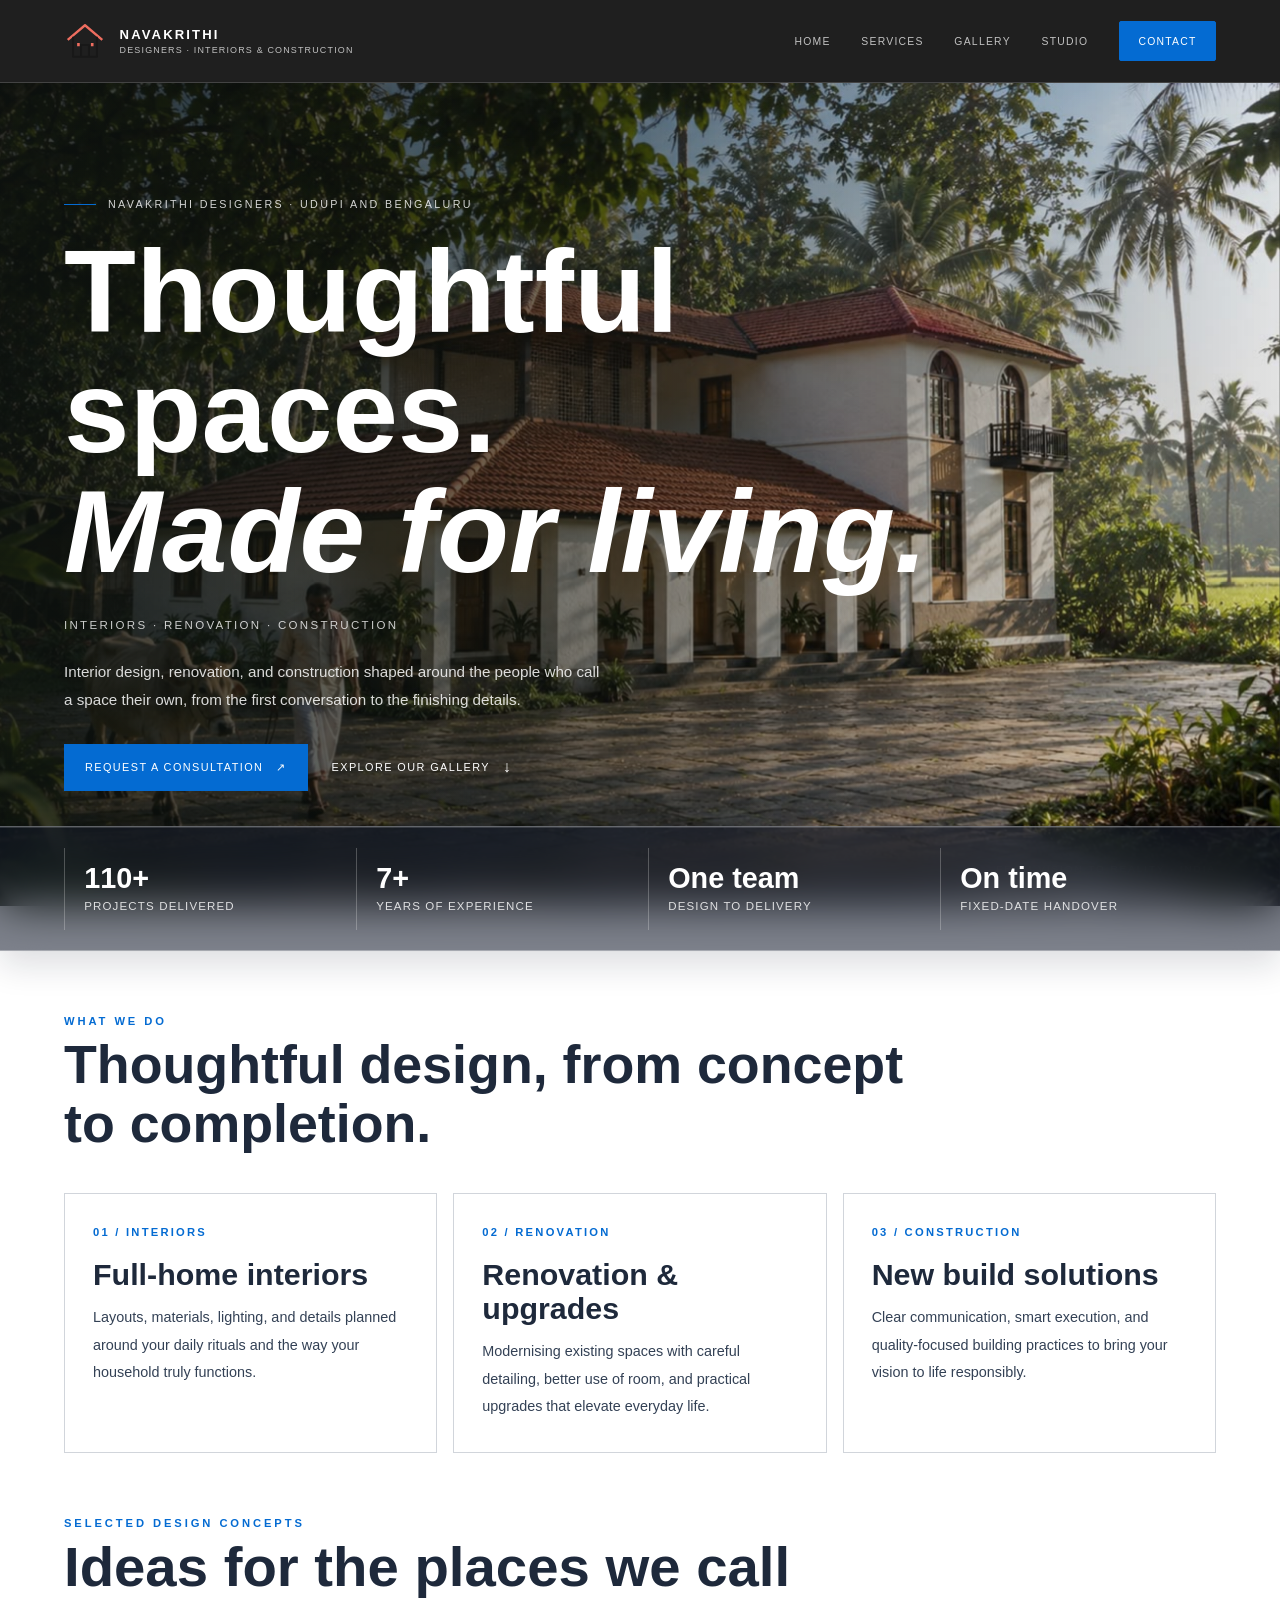
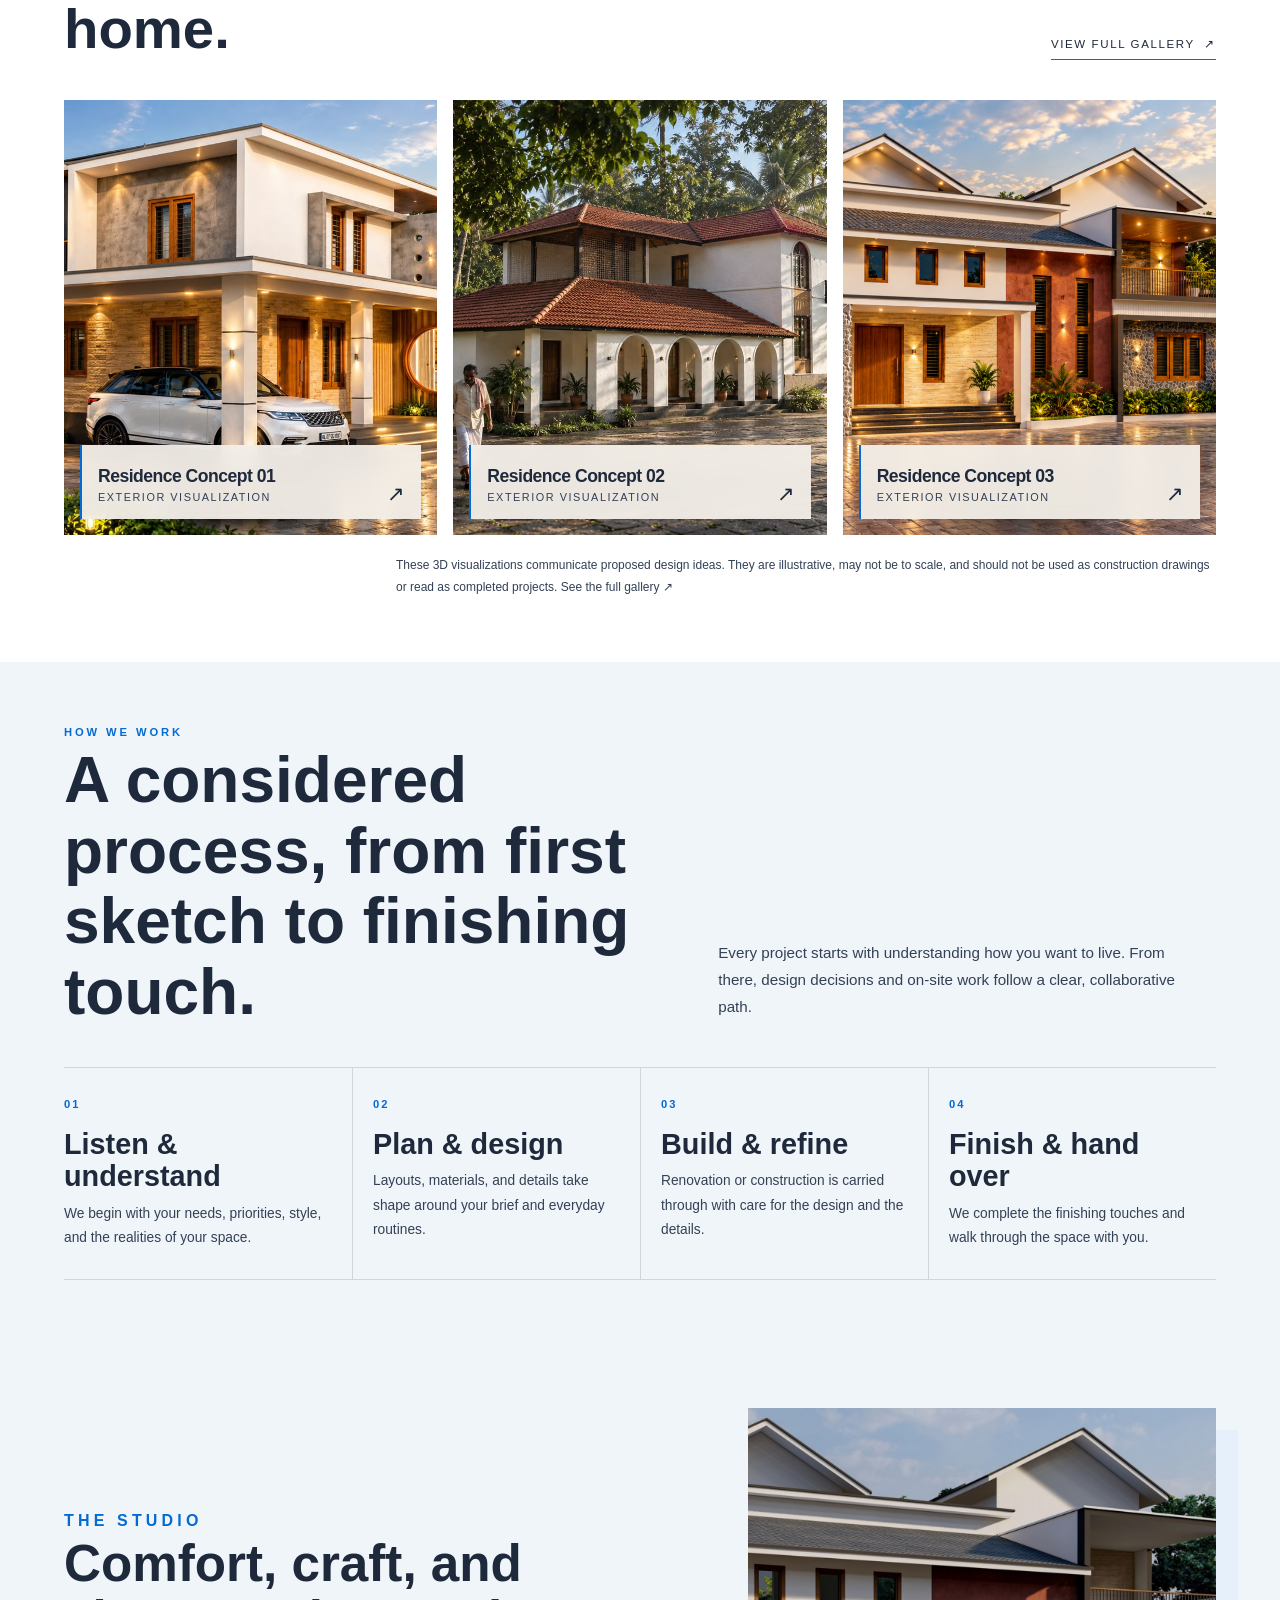
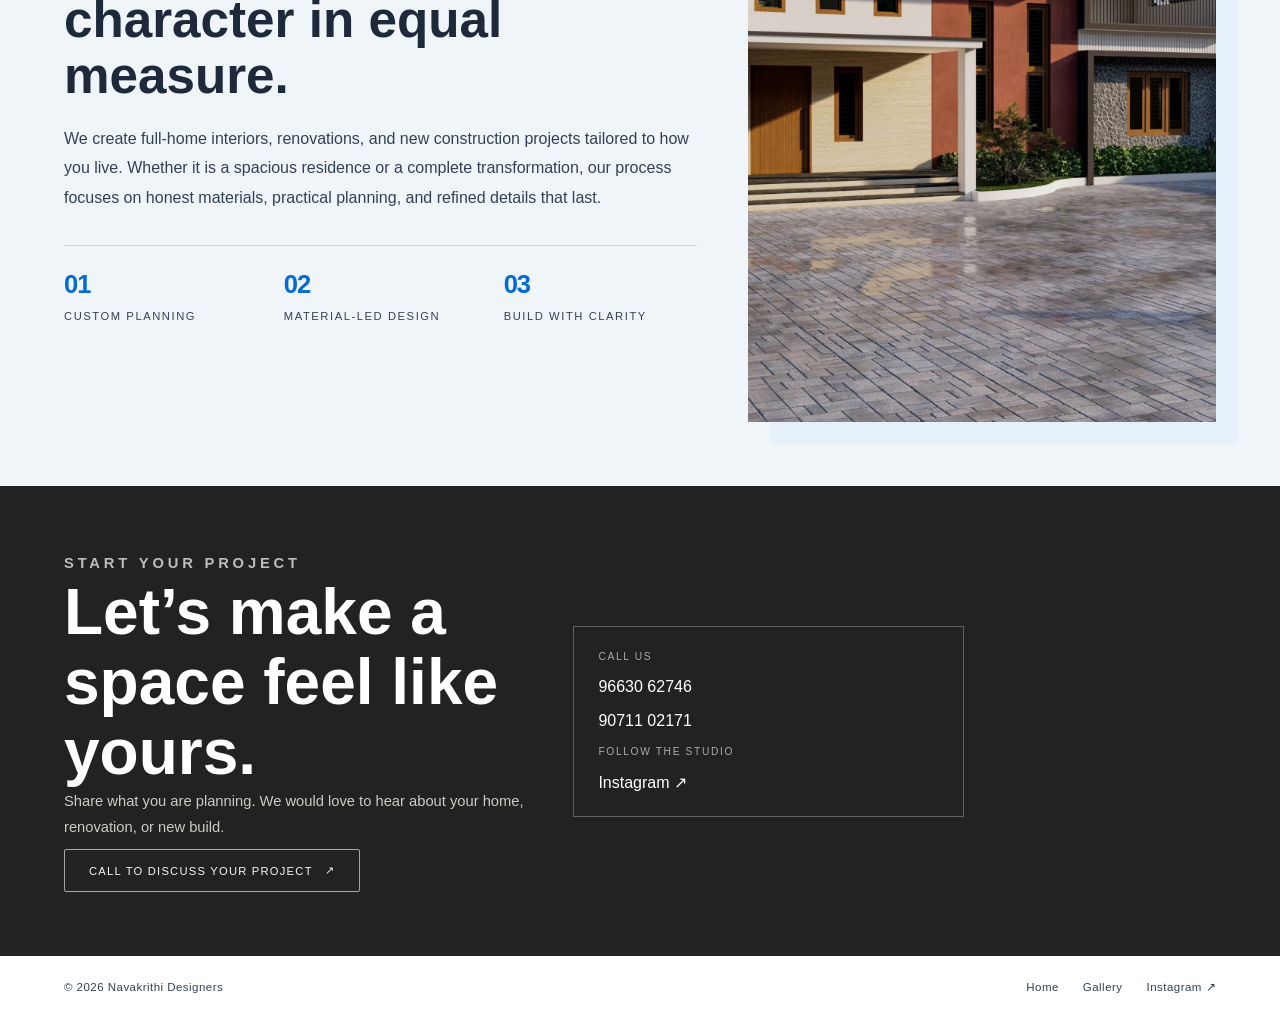
<file: index.html>
<!DOCTYPE html>
<html lang="en-IN">
<head>
  <meta charset="UTF-8">
  <meta name="viewport" content="width=device-width, initial-scale=1.0">
  <meta name="theme-color" content="#222222">
  <meta name="description" content="Navakrithi Designers brings together thoughtful interior design and practical construction, from vision to reality.">
  <title>Navakrithi Designers — Interiors &amp; Construction</title>
  <style>
    :root {
      color-scheme: light;
      --paper: #ffffff;
      --paper-strong: #f0f5fa;
      --ink: #1e293b;
      --muted: #334155;
      --line: #d1d5db;
      --accent: #046bd2;
      --accent-soft: #e6f0fa;
      --olive: #222222;
      --shadow: rgba(17, 24, 39, 0.08);
      --gutter: clamp(1.25rem, 5vw, 6rem);
      --section-space: clamp(2.25rem, 5vw, 4rem);
      --sans: -apple-system, BlinkMacSystemFont, "Helvetica Neue", Arial, sans-serif;
      --serif: var(--sans);
    }

    * { box-sizing: border-box; }
    html { scroll-behavior: smooth; }
    body {
      margin: 0;
      background: var(--paper);
      color: var(--ink);
      font-family: var(--sans);
      -webkit-font-smoothing: antialiased;
    }
    a { color: inherit; text-decoration: none; }
    img { display: block; width: 100%; object-fit: cover; }
    button { font: inherit; }
    .wrap { width: min(100% - var(--gutter) * 2, 1380px); margin-inline: auto; }

    .site-header {
      position: relative;
      z-index: 10;
      padding-top: 1.8rem;
    }
    .header-inner {
      display: flex;
      align-items: center;
      justify-content: space-between;
      gap: 1.25rem;
      padding-bottom: 1rem;
      border-bottom: 2px solid var(--accent);
    }
    .brand {
      display: inline-flex;
      align-items: center;
      gap: 0.75rem;
      letter-spacing: .04em;
      font-size: 0.88rem;
      font-weight: 700;
    }
    .brand-mark {
      width: 42px;
      height: 42px;
      flex: none;
      object-fit: contain;
    }
    .brand-name {
      font-size: clamp(0.8rem, 1vw, 1.2rem);
      font-weight: 700;
      letter-spacing: .12em;
    }
    .nav-links {
      display: flex;
      align-items: center;
      gap: clamp(1rem, 2vw, 2.5rem);
      font-size: 0.72rem;
      letter-spacing: 0.08em;
      text-transform: uppercase;
    }
    .nav-links a {
      color: var(--muted);
      transition: color 0.2s ease;
    }
    .nav-links a:hover { color: var(--ink); }
    .nav-links .nav-cta {
      display: inline-flex;
      align-items: center;
      padding: 0.85rem 1.4rem;
      background: var(--ink);
      color: #fff;
      border: 1px solid var(--ink);
    }
    .menu-toggle {
      display: none;
      border: 1px solid var(--ink);
      background: transparent;
      color: var(--ink);
      padding: 0.65rem 0.9rem;
      font-size: 0.72rem;
      letter-spacing: 0.12em;
      text-transform: uppercase;
      cursor: pointer;
    }

    .hero {
      padding-block: clamp(2.5rem, 6vw, 6rem);
    }
    .hero-inner {
      display: grid;
      place-items: center;
      gap: 1.2rem;
      text-align: center;
    }
    .hero-title {
      margin: 0;
      font-family: var(--sans);
      font-size: clamp(3rem, 7vw, 9rem);
      line-height: 0.9;
      letter-spacing: -0.05em;
      font-weight: 800;
      text-transform: uppercase;
    }
    .hero-subtitle {
      margin: 0;
      font-size: clamp(0.85rem, 1.2vw, 1.25rem);
      font-weight: 500;
      letter-spacing: 0.32em;
      text-transform: uppercase;
      color: var(--muted);
    }
    .hero-tagline {
      margin: 0.4rem 0 0;
      font-size: clamp(0.74rem, 1vw, 0.9rem);
      font-weight: 500;
      letter-spacing: 0.18em;
      text-transform: uppercase;
      color: var(--muted);
    }
    .hero-rule {
      width: min(100%, 1000px);
      height: 4px;
      background: var(--accent);
      margin: 0.2rem auto 0;
    }
    .hero-copy {
      width: min(100%, 1200px);
      margin-top: 2rem;
      display: grid;
      gap: 1.5rem;
      font-size: clamp(1rem, 1.45vw, 1.35rem);
      line-height: 1.7;
      color: var(--muted);
    }
    .hero-copy p {
      margin: 0;
      text-transform: uppercase;
      letter-spacing: 0.04em;
      text-align: left;
    }

    .gallery {
      padding-block: clamp(2rem, 6vw, 5.5rem);
    }
    .section-heading {
      display: flex;
      align-items: end;
      justify-content: space-between;
      gap: 1.5rem;
      margin-bottom: 2rem;
    }
    .section-label {
      margin: 0;
      color: var(--muted);
      font-size: 0.7rem;
      letter-spacing: 0.26em;
      text-transform: uppercase;
    }
    .section-heading h2 {
      margin: 0.45rem 0 0;
      font-family: var(--sans);
      font-size: clamp(2.2rem, 4.4vw, 4.4rem);
      line-height: 0.98;
      letter-spacing: -0.05em;
      font-weight: 800;
    }
    .section-link {
      display: inline-flex;
      align-items: center;
      gap: 0.6rem;
      font-size: 0.72rem;
      letter-spacing: 0.14em;
      text-transform: uppercase;
      color: var(--ink);
    }
    .gallery-grid {
      display: grid;
      grid-template-columns: 1.4fr 1fr;
      gap: 1.2rem;
    }
    .gallery-card {
      position: relative;
      overflow: hidden;
      background: #e7e0d9;
      box-shadow: 0 28px 45px var(--shadow);
    }
    .gallery-card.featured { min-height: 560px; }
    .gallery-card.tall { min-height: 560px; }
    .gallery-card img {
      height: 100%;
      transition: transform 0.5s ease;
    }
    .gallery-card:hover img { transform: scale(1.02); }
    .gallery-caption {
      position: absolute;
      left: 1.2rem;
      right: 1.2rem;
      bottom: 1.2rem;
      display: flex;
      justify-content: space-between;
      align-items: end;
      gap: 1rem;
      padding: 0.9rem 1rem;
      background: rgba(245, 241, 234, 0.9);
      backdrop-filter: blur(2px);
      color: var(--ink);
    }
    .gallery-caption strong {
      display: block;
      font-size: 1.1rem;
      font-weight: 700;
      letter-spacing: -0.03em;
    }
    .gallery-caption span {
      color: var(--muted);
      font-size: 0.68rem;
      letter-spacing: 0.14em;
      text-transform: uppercase;
    }
    .gallery-caption em {
      font-style: normal;
      font-size: 1.3rem;
      line-height: 1;
    }

    .story {
      padding-block: clamp(2rem, 5vw, 4.5rem);
    }
    .story-grid {
      display: grid;
      grid-template-columns: 1.15fr 0.85fr;
      gap: clamp(1.5rem, 4vw, 4rem);
      align-items: center;
    }
    .story-copy h2 {
      margin: 0 0 1.2rem;
      font-family: var(--sans);
      font-size: clamp(2.2rem, 4vw, 4rem);
      letter-spacing: -0.06em;
      line-height: 0.98;
    }
    .story-copy p {
      margin: 0;
      max-width: 630px;
      color: var(--muted);
      font-size: 1rem;
      line-height: 1.9;
    }
    .story-stats {
      display: flex;
      flex-wrap: wrap;
      gap: 1.66rem;
      margin-top: 2rem;
      padding-top: 1.5rem;
      border-top: 1px solid var(--line);
    }
    .stat {
      flex: 1 1 120px;
      min-width: 120px;
    }
    .stat strong {
      display: block;
      margin-bottom: 0.45rem;
      font-size: clamp(1.4rem, 2vw, 2rem);
      color: var(--accent);
      font-family: var(--serif);
      letter-spacing: -0.04em;
    }
    .stat span {
      color: var(--muted);
      font-size: 0.7rem;
      letter-spacing: 0.14em;
      text-transform: uppercase;
    }
    .story-image {
      min-height: 620px;
      box-shadow: 0 28px 45px var(--shadow);
      border: 1px solid rgba(24, 24, 24, 0.08);
    }

    .services {
      padding-block: clamp(2rem, 6vw, 5rem);
    }
    .service-grid {
      display: grid;
      grid-template-columns: repeat(3, minmax(0, 1fr));
      gap: 1.2rem;
      border-top: 1px solid var(--line);
      border-bottom: 1px solid var(--line);
      margin-top: 2rem;
    }
    .service {
      padding: 2rem 1.5rem 2.2rem;
    }
    .service + .service { border-left: 1px solid var(--line); }
    .service-number {
      color: var(--accent);
      font-size: 0.7rem;
      letter-spacing: 0.2em;
      text-transform: uppercase;
      font-weight: 700;
    }
    .service h3 {
      margin: 1.1rem 0 0.8rem;
      font-family: var(--serif);
      font-size: clamp(1.9rem, 2.2vw, 2.5rem);
      line-height: 0.95;
      letter-spacing: -0.04em;
      font-weight: 600;
    }
    .service p {
      margin: 0;
      color: var(--muted);
      font-size: 0.9rem;
      line-height: 1.9;
    }

    .contact {
      padding-block: clamp(3rem, 7vw, 6rem);
      background: var(--olive);
      color: #f9f5ee;
    }
    .contact-wrap {
      display: grid;
      justify-items: center;
      text-align: center;
      gap: 1rem;
    }
    .contact .section-label { color: rgba(255,255,255,0.7); }
    .contact h2 {
      margin: 0;
      max-width: 760px;
      font-size: clamp(2.4rem, 5vw, 5.2rem);
      line-height: 0.95;
      letter-spacing: -0.06em;
      font-weight: 700;
    }
    .contact p {
      margin: 0;
      color: rgba(249,245,238,0.8);
      font-size: 0.92rem;
      line-height: 1.8;
    }
    .contact-link {
      display: inline-flex;
      align-items: center;
      justify-content: center;
      gap: 0.75rem;
      margin-top: 0.5rem;
      padding: 0.9rem 1.5rem;
      border: 1px solid rgba(255,255,255,0.6);
      text-transform: uppercase;
      letter-spacing: 0.11em;
      font-size: 0.7rem;
      transition: background 0.2s ease, color 0.2s ease;
    }
    .contact-link:hover {
      background: #fff;
      color: var(--ink);
    }

    .site-footer {
      display: flex;
      align-items: center;
      justify-content: space-between;
      gap: 1rem;
      padding: 1.25rem 0 2.25rem;
      font-size: 0.72rem;
      letter-spacing: 0.09em;
      text-transform: uppercase;
      color: var(--muted);
    }
    .footer-links {
      display: flex;
      align-items: center;
      gap: 1.5rem;
    }

    @media (max-width: 840px) {
      .nav-links {
        position: absolute;
        top: calc(100% + 0.4rem);
        left: 0;
        right: 0;
        display: none;
        flex-direction: column;
        align-items: flex-start;
        gap: 0.7rem;
        padding: 1rem var(--gutter);
        background: rgba(245,241,234,0.98);
        border-top: 1px solid var(--line);
        border-bottom: 1px solid var(--line);
      }
      .nav-links.is-open { display: flex; }
      .menu-toggle { display: inline-flex; }
      .gallery-grid,
      .story-grid,
      .service-grid {
        grid-template-columns: 1fr;
      }
      .service + .service { border-left: none; border-top: 1px solid var(--line); }
      .story-image { min-height: 440px; }
      .site-footer {
        flex-direction: column;
        align-items: flex-start;
      }
    }

    .site-header {
      position: sticky;
      top: 0;
      width: 100%;
      margin: 0;
      padding-inline: var(--gutter);
      padding-top: 0;
      background: rgba(245, 241, 234, 0.94);
      backdrop-filter: blur(14px);
      border-bottom: 1px solid var(--line);
    }
    .header-inner {
      width: min(100%, 1380px);
      min-height: 82px;
      margin-inline: auto;
      padding-block: 0;
      border-bottom: 0;
    }
    .brand { gap: 0.85rem; }
    .brand-name {
      display: grid;
      gap: 0.2rem;
      font-size: 0.82rem;
      letter-spacing: 0.16em;
    }
    .brand-name span {
      color: var(--muted);
      font-size: 0.56rem;
      font-weight: 500;
      letter-spacing: 0.13em;
    }
    .nav-links {
      gap: clamp(1.2rem, 2.4vw, 2.5rem);
      font-size: 0.65rem;
      letter-spacing: 0.12em;
    }
    .nav-links .nav-cta {
      padding: 0.85rem 1.15rem;
      border-radius: 2px;
      background: var(--accent);
      border-color: var(--accent);
      color: #fff;
      transition: background 0.2s ease, transform 0.2s ease;
    }
    .nav-links .nav-cta:hover {
      background: var(--ink);
      border-color: var(--ink);
      color: #fff;
      transform: translateY(-2px);
    }
    .menu-toggle { border-radius: 2px; }

    .hero {
      position: relative;
      display: grid;
      align-items: center;
      min-height: min(720px, calc(100svh - 82px));
      padding: clamp(4rem, 9vw, 8rem) 0;
      overflow: hidden;
      color: #fff;
      background: #252923;
    }
    .hero-media, .hero-shade {
      position: absolute;
      inset: 0;
    }
    .hero-media img {
      height: 100%;
      object-position: center 54%;
      animation: hero-reveal 1.1s ease both;
    }
    .hero-shade {
      background: linear-gradient(90deg, rgba(15, 20, 17, 0.82) 0%, rgba(15, 20, 17, 0.58) 42%, rgba(15, 20, 17, 0.08) 100%);
    }
    .hero-inner {
      position: relative;
      z-index: 1;
      justify-items: start;
      gap: 1.3rem;
      width: 100%;
      margin-inline: 0;
      padding-inline: var(--gutter);
      text-align: left;
    }
    .hero-kicker {
      display: flex;
      align-items: center;
      gap: 0.75rem;
      margin: 0;
      color: rgba(255,255,255,0.82);
      font-size: 0.67rem;
      letter-spacing: 0.22em;
      text-transform: uppercase;
    }
    .hero-kicker::before {
      width: 32px;
      height: 1px;
      content: "";
      background: var(--accent);
    }
    .hero-title {
      max-width: 880px;
      font-family: var(--serif);
      font-size: clamp(4.3rem, 9.2vw, 9.5rem);
      line-height: 0.78;
      letter-spacing: -0.045em;
      font-weight: 500;
      text-transform: none;
    }
    .hero-title em {
      color: #8dbcf0;
      font-weight: 500;
    }
    .hero-subtitle {
      margin-top: 0.45rem;
      color: rgba(255,255,255,0.78);
      font-size: 0.72rem;
      letter-spacing: 0.2em;
    }
    .hero-tagline { display: none; }
    .hero-rule { display: none; }
    .hero-copy {
      width: min(100%, 540px);
      margin-top: 0.4rem;
      display: block;
      color: rgba(255,255,255,0.84);
      font-size: 0.95rem;
      line-height: 1.8;
    }
    .hero-copy p { display: none; }
    .hero-copy p:first-child {
      display: block;
      text-transform: none;
      letter-spacing: 0;
      text-align: left;
    }
    .hero-actions {
      display: flex;
      flex-wrap: wrap;
      align-items: center;
      gap: 1.5rem;
      margin-top: 0.6rem;
    }
    .hero-button, .hero-link {
      display: inline-flex;
      align-items: center;
      gap: 0.8rem;
      font-size: 0.68rem;
      letter-spacing: 0.13em;
      text-transform: uppercase;
    }
    .hero-button {
      padding: 1rem 1.25rem;
      background: var(--accent);
      border: 1px solid var(--accent);
      color: white;
      transition: background 0.2s ease, transform 0.2s ease;
    }
    .hero-button:hover {
      background: var(--ink);
      border-color: var(--ink);
      transform: translateY(-2px);
    }
    .hero-link { color: white; }
    .hero-link span { font-size: 1rem; }
    .hero-stamp {
      position: absolute;
      right: var(--gutter);
      bottom: 2rem;
      z-index: 1;
      color: rgba(255,255,255,0.82);
      font-size: 0.62rem;
      letter-spacing: 0.2em;
      text-transform: uppercase;
      writing-mode: vertical-rl;
    }

    .gallery { padding-block: clamp(5rem, 9vw, 8rem); }
    .section-heading { margin-bottom: 2.5rem; }
    .section-label { color: var(--accent); font-weight: 700; }
    .section-heading h2, .story-copy h2, .services > h2 {
      font-family: var(--serif);
      font-weight: 500;
      letter-spacing: -0.04em;
    }
    .section-heading h2 { max-width: 760px; line-height: 0.92; }
    .services > h2 {
      max-width: 850px;
      margin: 0.45rem 0 0;
      font-size: clamp(2.2rem, 4.2vw, 4rem);
      line-height: 0.92;
    }
    .project-disclaimer {
      max-width: 820px;
      margin: 1.25rem 0 0 auto;
      color: var(--muted);
      font-size: 0.75rem;
      line-height: 1.8;
    }
    .section-link {
      padding-bottom: 0.5rem;
      border-bottom: 1px solid var(--accent);
      white-space: nowrap;
    }
    .gallery-grid { gap: 1rem; }
    .gallery-card {
      min-height: 0 !important;
      height: clamp(360px, 46vw, 600px);
      box-shadow: none;
    }
    .gallery-card.tall { height: clamp(300px, 37vw, 480px); margin-top: 5rem; }
    .gallery-card img { height: 100%; }
    .gallery-caption {
      left: 1rem;
      right: 1rem;
      bottom: 1rem;
      border-left: 2px solid var(--accent);
      background: rgba(245, 241, 234, 0.94);
      backdrop-filter: blur(10px);
    }
    .story {
      max-width: none;
      width: 100%;
      padding: clamp(4rem, 8vw, 7rem) var(--gutter);
      background: var(--paper-strong);
    }
    .story-grid { width: min(100%, 1380px); margin-inline: auto; }
    .story-copy h2 { max-width: 650px; line-height: 0.9; }
    .story-copy p { line-height: 1.85; }
    .story-image {
      width: 100%;
      min-height: 0;
      height: clamp(400px, 48vw, 620px);
      object-position: center;
      box-shadow: 22px 22px 0 var(--accent-soft);
      border: 0;
    }
    .stat strong { color: var(--accent); }
    .services { padding-block: clamp(5rem, 9vw, 8rem); }
    .services > h2 { max-width: 850px; line-height: 0.92; }
    .service-grid {
      gap: 1rem;
      margin-top: 2.5rem;
      border: 0;
    }
    .service {
      min-height: 260px;
      padding: 1.75rem;
      border: 1px solid var(--line);
      background: rgba(255,255,255,0.34);
      transition: transform 0.25s ease, border-color 0.25s ease, background 0.25s ease;
    }
    .service:hover {
      transform: translateY(-5px);
      border-color: var(--accent);
      background: #fffaf4;
    }
    .service + .service { border-left: 1px solid var(--line); }
    .service h3 { color: var(--ink); }
    .contact {
      position: relative;
      overflow: hidden;
      background: var(--olive);
    }
    .contact::before {
      position: absolute;
      top: -8rem;
      right: -7rem;
      width: 24rem;
      height: 24rem;
      border: 1px solid rgba(255,255,255,0.12);
      border-radius: 50%;
      content: "";
      box-shadow: 0 0 0 2.5rem rgba(255,255,255,0.025), 0 0 0 5rem rgba(255,255,255,0.025);
    }
    .contact-wrap { position: relative; }
    .contact-link { border-radius: 2px; }
    .contact-phone {
      display: flex;
      flex-wrap: wrap;
      justify-content: center;
      gap: 1.5rem;
      margin-top: 0.8rem;
      color: rgba(249,245,238,0.82);
      font-size: 0.85rem;
    }
    .contact-phone a:hover { color: white; }
    .site-footer {
      padding-block: 1.5rem;
      text-transform: none;
      letter-spacing: 0.04em;
    }
    .footer-links a:hover { color: var(--accent); }
    @keyframes hero-reveal {
      from { transform: scale(1.04); opacity: 0.7; }
      to { transform: scale(1); opacity: 1; }
    }
    @media (max-width: 840px) {
      .site-header {
        width: 100%;
        margin: 0;
        padding-inline: var(--gutter);
      }
      .header-inner { min-height: 72px; }
      .nav-links {
        top: 100%;
        left: 0;
        right: 0;
        padding: 1.25rem var(--gutter);
        background: rgba(245,241,234,0.98);
        box-shadow: 0 18px 30px rgba(24,24,24,0.08);
      }
      .nav-links a { padding-block: 0.35rem; }
      .hero { min-height: 680px; min-height: min(760px, calc(100svh - 72px)); }
      .hero-title { font-size: clamp(4.5rem, 15vw, 7.5rem); }
      .hero-shade {
        background: linear-gradient(90deg, rgba(15,20,17,0.8), rgba(15,20,17,0.32)),
          linear-gradient(0deg, rgba(15,20,17,0.35), transparent 70%);
      }
      .gallery-card, .gallery-card.tall { height: min(78vw, 540px); margin-top: 0; }
      .story { padding-inline: var(--gutter); }
      .story-image { height: min(90vw, 540px); }
      .service { min-height: 0; }
      .service + .service { border-left: 0; border-top: 1px solid var(--line); }
    }
    @media (max-width: 520px) {
      .brand-mark { width: 38px; height: 38px; }
      .brand-name { font-size: 0.72rem; }
      .brand-name span { font-size: 0.48rem; }
      .hero { min-height: 690px; min-height: min(780px, calc(100svh - 72px)); }
      .hero-title { font-size: clamp(4rem, 17vw, 6rem); }
      .hero-subtitle { max-width: 260px; line-height: 1.8; }
      .hero-copy { font-size: 0.9rem; }
      .hero-stamp { display: none; }
      .section-heading { align-items: flex-start; flex-direction: column; }
      .section-link { margin-top: 0.25rem; }
      .gallery-card, .gallery-card.tall { height: 90vw; }
      .story-stats { gap: 1rem; }
      .contact-phone { flex-direction: column; gap: 0.5rem; }
      .footer-links { flex-wrap: wrap; }
    }
    @media (prefers-reduced-motion: reduce) {
      html { scroll-behavior: auto; }
      *, *::before, *::after { animation-duration: 0.01ms !important; transition-duration: 0.01ms !important; }
    }

    main { display: flex; flex-direction: column; }
    #services { order: 1; }
    #projects { order: 2; }
    #process { order: 3; }
    #about { order: 4; }
    #contact { order: 5; }

    .site-header {
      background: rgba(24, 24, 24, 0.97);
      border-bottom-color: rgba(255,255,255,0.16);
      color: #fff;
    }
    .brand-name span, .nav-links a { color: rgba(255,255,255,0.72); }
    .nav-links a:hover { color: #fff; }
    .nav-links .nav-cta { color: #fff; }
    .menu-toggle { border-color: rgba(255,255,255,0.6); color: #fff; }

    .hero { min-height: min(760px, calc(100svh - 82px)); }
    .hero-title { max-width: 940px; }
    .hero-title em { color: #8dbcf0; }
    .hero-subtitle { text-transform: uppercase; }
    .hero-stamp { writing-mode: horizontal-tb; }

    .proof-strip {
      position: relative;
      z-index: 2;
      margin-top: -5rem;
      padding-block: 1.3rem;
      border-block: 1px solid rgba(255,255,255,0.32);
      background: rgba(15,23,42,0.54);
      box-shadow: inset 0 1px rgba(255,255,255,0.14), 0 14px 32px rgba(15,23,42,0.14);
      -webkit-backdrop-filter: blur(22px) saturate(135%);
      backdrop-filter: blur(22px) saturate(135%);
      color: #fff;
    }
    .proof-inner {
      display: grid;
      grid-template-columns: repeat(4, minmax(0, 1fr));
      gap: 1rem;
    }
    .proof-item {
      display: flex;
      flex-direction: column;
      align-items: flex-start;
      justify-content: center;
      gap: 0.2rem;
      min-height: 82px;
      padding-inline: 1.2rem;
      border-left: 1px solid rgba(255,255,255,0.24);
    }
    .proof-item strong {
      color: #8dbcf0;
      font-family: var(--serif);
      font-size: 1.8rem;
      font-weight: 500;
    }
    .proof-item span {
      color: rgba(255,255,255,0.82);
      font-size: 0.72rem;
      letter-spacing: 0.1em;
      line-height: 1.5;
      text-transform: uppercase;
    }
    .proof-strip.is-visible { animation: proof-bar-in 650ms ease-out both; }
    .proof-strip.is-visible .proof-item { animation: proof-item-in 500ms ease-out both; }
    .proof-strip.is-visible .proof-item:nth-child(2) { animation-delay: 80ms; }
    .proof-strip.is-visible .proof-item:nth-child(3) { animation-delay: 160ms; }
    .proof-strip.is-visible .proof-item:nth-child(4) { animation-delay: 240ms; }
    @keyframes proof-bar-in {
      from { opacity: 0.65; transform: translateY(12px); }
      to { opacity: 1; transform: translateY(0); }
    }
    @keyframes proof-item-in {
      from { opacity: 0; transform: translateY(8px); }
      to { opacity: 1; transform: translateY(0); }
    }

    .gallery-grid {
      grid-template-columns: repeat(3, minmax(0, 1fr));
      gap: 1rem;
    }
    .gallery-card.featured, .gallery-card.tall {
      height: clamp(300px, 34vw, 470px);
      min-height: 0;
      margin-top: 0;
    }
    .gallery-card img { height: 100%; }
    .gallery-caption { min-height: 74px; }

    .process {
      padding-block: clamp(4rem, 8vw, 7rem);
      background: var(--paper-strong);
    }
    .process-intro {
      display: grid;
      grid-template-columns: 1fr 0.8fr;
      align-items: end;
      gap: 2rem;
      margin-bottom: 2.5rem;
    }
    .process-intro h2 {
      max-width: 720px;
      margin: 0.45rem 0 0;
      font-family: var(--serif);
      font-size: clamp(2.5rem, 5vw, 5rem);
      font-weight: 500;
      letter-spacing: -0.04em;
      line-height: 0.92;
    }
    .process-intro > p {
      max-width: 480px;
      margin: 0 0 0.4rem;
      color: var(--muted);
      font-size: 0.95rem;
      line-height: 1.8;
    }
    .process-grid {
      display: grid;
      grid-template-columns: repeat(4, minmax(0, 1fr));
      border-top: 1px solid var(--line);
      border-bottom: 1px solid var(--line);
    }
    .process-step { padding: 1.6rem 1.25rem 1.8rem 0; }
    .process-step + .process-step {
      padding-left: 1.25rem;
      border-left: 1px solid var(--line);
    }
    .process-step > span {
      color: var(--accent);
      font-size: 0.7rem;
      font-weight: 700;
      letter-spacing: 0.18em;
    }
    .process-step h3 {
      margin: 1rem 0 0.6rem;
      font-family: var(--serif);
      font-size: 1.8rem;
      font-weight: 600;
      line-height: 1;
    }
    .process-step p {
      margin: 0;
      color: var(--muted);
      font-size: 0.86rem;
      line-height: 1.75;
    }

    .contact-grid {
      display: grid;
      grid-template-columns: 1.1fr 0.9fr;
      align-items: center;
      gap: 2rem;
      width: min(100%, 900px);
    }
    .contact-wrap { justify-items: start; text-align: left; }
    .contact h2 { max-width: 650px; }
    .contact-details {
      display: grid;
      gap: 1rem;
      width: 100%;
      padding: 1.5rem;
      border: 1px solid rgba(255,255,255,0.28);
      text-align: left;
    }
    .contact-details span {
      color: rgba(249,245,238,0.65);
      font-size: 0.64rem;
      letter-spacing: 0.16em;
      text-transform: uppercase;
    }
    .contact-details a {
      width: fit-content;
      color: #fff;
      font-size: 1rem;
    }
    .contact-details a:hover { color: #8dbcf0; }
    .contact::before { display: none; }

    @media (max-width: 840px) {
      .nav-links {
        background: #222222;
        border-color: rgba(255,255,255,0.18);
      }
      .proof-inner { grid-template-columns: repeat(2, minmax(0, 1fr)); gap: 0; }
      .proof-item { padding-block: 0.5rem; }
      .gallery-grid { grid-template-columns: 1fr 1fr; }
      .gallery-card:last-child { grid-column: 1 / -1; }
      .process-intro { grid-template-columns: 1fr; }
      .process-grid { grid-template-columns: 1fr 1fr; }
      .process-step:nth-child(3) { border-left: 0; padding-left: 0; border-top: 1px solid var(--line); }
      .process-step:nth-child(4) { border-top: 1px solid var(--line); }
      .contact-grid { grid-template-columns: 1fr; }
    }
    @media (max-width: 520px) {
      .gallery-grid, .process-grid { grid-template-columns: 1fr; }
      .proof-inner { grid-template-columns: 1fr; }
      .gallery-card:last-child { grid-column: auto; }
      .process-step, .process-step + .process-step,
      .process-step:nth-child(3), .process-step:nth-child(4) {
        padding: 1.35rem 0;
        border-left: 0;
      }
      .process-step + .process-step { border-top: 1px solid var(--line); }
      .contact-details { padding: 1.2rem; }
      .hero { min-height: min(600px, calc(100svh - 72px)); padding-block: 2.5rem; }
      .hero-inner { gap: 0.85rem; }
      .hero-title { font-size: clamp(2.25rem, 8.5vw, 3rem); line-height: 1.04; letter-spacing: 0; }
      .hero-kicker { font-size: 0.62rem; letter-spacing: 0.12em; }
      .hero-subtitle { margin-top: 0; font-size: 0.68rem; letter-spacing: 0.08em; line-height: 1.5; }
      .hero-copy { margin-top: 0; line-height: 1.65; }
      .hero-actions { gap: 0.75rem 1rem; margin-top: 0.2rem; }
      .proof-strip { padding-block: 0.75rem; }
      .proof-inner { grid-template-columns: repeat(2, minmax(0, 1fr)); gap: 0; }
      .proof-item { min-height: 68px; padding: 0.45rem 0.65rem; }
      .proof-item:nth-child(even) { border-right: 1px solid rgba(255,255,255,0.24); }
      .proof-item:nth-child(n+3) { border-top: 1px solid rgba(255,255,255,0.24); }
      .proof-item strong { font-size: 1.5rem; }
      .proof-item span { font-size: 0.63rem; letter-spacing: 0.04em; line-height: 1.4; }
      .gallery, .services, .story, .process { padding-block: 2.25rem; }
      .section-heading { gap: 0.75rem; margin-bottom: 1.35rem; }
      .section-heading h2, .story-copy h2, .services > h2,
      .process-intro h2, .contact h2 {
        font-size: clamp(1.9rem, 7vw, 2.4rem);
        line-height: 1.08;
        letter-spacing: 0;
      }
      .gallery-grid { gap: 0.8rem; }
      .gallery-card, .gallery-card.tall { height: min(75vw, 340px); }
      .gallery-caption { left: 0.6rem; right: 0.6rem; bottom: 0.6rem; gap: 0.5rem; padding: 0.65rem; }
      .gallery-caption strong { font-size: 0.95rem; }
      .gallery-caption span { font-size: 0.6rem; letter-spacing: 0.08em; }
      .story-grid, .contact-grid { gap: 1.25rem; }
      .story-image { height: min(75vw, 360px); }
      .story-stats { gap: 0.75rem; margin-top: 1.25rem; padding-top: 1rem; }
      .stat { flex-basis: 95px; min-width: 95px; }
      .service-grid { gap: 0.7rem; margin-top: 1.4rem; }
      .service { padding: 1.2rem; }
      .service h3 { font-size: 1.55rem; line-height: 1.08; letter-spacing: 0; }
      .service p, .contact p { font-size: 0.87rem; line-height: 1.6; }
      .process-intro { gap: 0.75rem; margin-bottom: 1.35rem; }
      .process-step h3 { font-size: 1.45rem; line-height: 1.08; letter-spacing: 0; }
      .contact-details { gap: 0.75rem; padding: 1rem; }
      .site-footer { gap: 0.75rem; padding-block: 1rem 1.4rem; }
      .footer-links { gap: 0.9rem; }
    }

    .gallery, .services, .story, .process, .contact { padding-block: var(--section-space); }
    #services { padding-block-end: clamp(1.5rem, 2.5vw, 2.5rem); }
    #projects { padding-block-start: clamp(1.5rem, 2.5vw, 2.5rem); }

    .section-label { color: var(--accent); font-weight: 600; }
    .story-copy > p.section-label { color: var(--accent); }
    .section-heading h2,
    .story-copy h2,
    .services > h2,
    .process-intro h2,
    .contact h2 {
      color: var(--ink);
      font-family: var(--sans);
      font-weight: 600;
      letter-spacing: 0;
      line-height: 1.1;
    }
    .contact h2 { color: #fff; }
    .hero-title { font-weight: 600; letter-spacing: 0; line-height: 1.02; }
    .hero-title em { color: inherit; font-weight: 600; }
    .proof-item strong { color: #fff; font-family: var(--sans); font-weight: 600; letter-spacing: 0; }
    .service h3, .process-step h3 { font-family: var(--sans); font-weight: 600; letter-spacing: 0; line-height: 1.12; }
    #services {
      padding-block-start: var(--section-space);
      padding-block-end: clamp(1.5rem, 2.5vw, 2.5rem);
    }
    #projects { padding-block-start: clamp(1.5rem, 2.5vw, 2.5rem); }
  </style>
</head>
<body>
  <header class="site-header wrap">
    <div class="header-inner">
      <a class="brand" href="index.html" aria-label="Navakrithi home">
        <img class="brand-mark" src="assets/navakrithi-mark.svg" alt="" aria-hidden="true">
        <span class="brand-name">NAVAKRITHI<span>DESIGNERS · INTERIORS &amp; CONSTRUCTION</span></span>
      </a>
      <button class="menu-toggle" type="button" aria-expanded="false" aria-controls="site-navigation">Menu</button>
      <nav class="nav-links" id="site-navigation" aria-label="Main navigation">
        <a href="index.html" aria-current="page">Home</a>
        <a href="services.html">Services</a>
        <a href="gallery.html">Gallery</a>
        <a href="studio.html">Studio</a>
        <a class="nav-cta" href="contact.html">Contact</a>
      </nav>
    </div>
  </header>

  <main>
    <section class="hero" id="home">
      <div class="hero-media" aria-hidden="true">
        <img src="assets/Home.jpeg" alt="">
      </div>
      <div class="hero-shade" aria-hidden="true"></div>
      <div class="hero-inner">
        <p class="hero-kicker">Navakrithi Designers · Udupi and Bengaluru</p>
        <h1 class="hero-title">Thoughtful spaces.<br><em>Made for living.</em></h1>
        <p class="hero-subtitle">Interiors · Renovation · Construction</p>

        <div class="hero-copy">
          <p>Interior design, renovation, and construction shaped around the people who call a space their own, from the first conversation to the finishing details.</p>
        </div>
        <div class="hero-actions">
          <a class="hero-button" href="contact.html">Request a consultation <span aria-hidden="true">↗</span></a>
          <a class="hero-link" href="gallery.html">Explore our gallery <span aria-hidden="true">↓</span></a>
        </div>
      </div>
      <span class="hero-stamp">From vision to reality · India</span>
    </section>

    <section class="proof-strip" aria-label="Navakrithi project experience">
      <div class="wrap proof-inner">
        <div class="proof-item"><strong data-count="110">110+</strong><span>Projects delivered</span></div>
        <div class="proof-item"><strong data-count="7">7+</strong><span>Years of experience</span></div>
        <div class="proof-item"><strong>One team</strong><span>Design to delivery</span></div>
        <div class="proof-item"><strong>On time</strong><span>Fixed-date handover</span></div>
      </div>
    </section>

    <section class="gallery wrap" id="projects">
      <div class="section-heading">
        <div>
          <p class="section-label">Selected design concepts</p>
          <h2>Ideas for the places we call home.</h2>
        </div>
        <a class="section-link" href="gallery.html">View full gallery <span aria-hidden="true">↗</span></a>
      </div>

      <div class="gallery-grid">
        <article class="gallery-card featured">
          <img src="assets/EL1.jpeg" alt="Contemporary two-storey home exterior rendering with a stone facade and landscaped entry">
          <div class="gallery-caption">
            <div>
              <strong>Residence Concept 01</strong>
              <span>Exterior visualization</span>
            </div>
            <em>↗</em>
          </div>
        </article>

        <article class="gallery-card tall">
          <img src="assets/Home.jpeg" alt="Exterior visualisation of a contemporary residence">
          <div class="gallery-caption">
            <div>
              <strong>Residence Concept 02</strong>
              <span>Exterior visualization</span>
            </div>
            <em>↗</em>
          </div>
        </article>
        <article class="gallery-card featured">
          <img src="assets/navakriti-house-2.png" alt="Contemporary residence exterior rendering with warm materials and evening lighting">
          <div class="gallery-caption">
            <div>
              <strong>Residence Concept 03</strong>
              <span>Exterior visualization</span>
            </div>
            <em>↗</em>
          </div>
        </article>
      </div>
      <p class="project-disclaimer">These 3D visualizations communicate proposed design ideas. They are illustrative, may not be to scale, and should not be used as construction drawings or read as completed projects. <a href="gallery.html">See the full gallery ↗</a></p>
    </section>

    <section class="process" id="process">
      <div class="wrap">
        <div class="process-intro">
          <div>
            <p class="section-label">How we work</p>
            <h2>A considered process, from first sketch to finishing touch.</h2>
          </div>
          <p>Every project starts with understanding how you want to live. From there, design decisions and on-site work follow a clear, collaborative path.</p>
        </div>
        <div class="process-grid">
          <article class="process-step"><span>01</span><h3>Listen &amp; understand</h3><p>We begin with your needs, priorities, style, and the realities of your space.</p></article>
          <article class="process-step"><span>02</span><h3>Plan &amp; design</h3><p>Layouts, materials, and details take shape around your brief and everyday routines.</p></article>
          <article class="process-step"><span>03</span><h3>Build &amp; refine</h3><p>Renovation or construction is carried through with care for the design and the details.</p></article>
          <article class="process-step"><span>04</span><h3>Finish &amp; hand over</h3><p>We complete the finishing touches and walk through the space with you.</p></article>
        </div>
      </div>
    </section>

    <section class="story wrap" id="about">
      <div class="story-grid">
        <div class="story-copy">
          <p class="section-label">The studio</p>
          <h2>Comfort, craft, and character in equal measure.</h2>
          <p>We create full-home interiors, renovations, and new construction projects tailored to how you live. Whether it is a spacious residence or a complete transformation, our process focuses on honest materials, practical planning, and refined details that last.</p>
          <div class="story-stats">
            <div class="stat"><strong>01</strong><span>Custom planning</span></div>
            <div class="stat"><strong>02</strong><span>Material-led design</span></div>
            <div class="stat"><strong>03</strong><span>Build with clarity</span></div>
          </div>
        </div>
        <img class="story-image" src="assets/navakriti-house-1.png" alt="Daylight exterior visualization of a contemporary residence">
      </div>
    </section>

    <section class="services wrap" id="services">
      <p class="section-label">What we do</p>
      <h2>Thoughtful design, from concept to completion.</h2>
      <div class="service-grid">
        <article class="service">
          <span class="service-number">01 / Interiors</span>
          <h3>Full-home interiors</h3>
          <p>Layouts, materials, lighting, and details planned around your daily rituals and the way your household truly functions.</p>
        </article>
        <article class="service">
          <span class="service-number">02 / Renovation</span>
          <h3>Renovation &amp; upgrades</h3>
          <p>Modernising existing spaces with careful detailing, better use of room, and practical upgrades that elevate everyday life.</p>
        </article>
        <article class="service">
          <span class="service-number">03 / Construction</span>
          <h3>New build solutions</h3>
          <p>Clear communication, smart execution, and quality-focused building practices to bring your vision to life responsibly.</p>
        </article>
      </div>
    </section>

    <section class="contact" id="contact">
      <div class="wrap contact-wrap">
        <div class="contact-grid">
          <div>
            <p class="section-label">Start your project</p>
            <h2>Let’s make a space feel like yours.</h2>
            <p>Share what you are planning. We would love to hear about your home, renovation, or new build.</p>
            <a class="contact-link" href="tel:9663062746">Call to discuss your project <span aria-hidden="true">↗</span></a>
          </div>
          <div class="contact-details" aria-label="Contact Navakrithi Designers">
            <span>Call us</span>
            <a href="tel:9663062746">96630 62746</a>
            <a href="tel:9071102171">90711 02171</a>
            <span>Follow the studio</span>
            <a href="https://www.instagram.com/navakrithi__designers?stkn=MTNkdHJxY2lubnRlMA==" target="_blank" rel="noreferrer">Instagram ↗</a>
          </div>
        </div>
      </div>
    </section>
  </main>

  <footer class="site-footer wrap">
    <span>© <span id="year">2026</span> Navakrithi Designers</span>
    <div class="footer-links">
      <a href="index.html">Home</a>
      <a href="gallery.html">Gallery</a>
      <a href="https://www.instagram.com/navakrithi__designers?stkn=MTNkdHJxY2lubnRlMA==" target="_blank" rel="noreferrer">Instagram ↗</a>
    </div>
  </footer>

  <script>
    const toggle = document.querySelector('.menu-toggle');
    const nav = document.querySelector('.nav-links');

    if (toggle && nav) {
      toggle.addEventListener('click', () => {
        const expanded = toggle.getAttribute('aria-expanded') === 'true';
        toggle.setAttribute('aria-expanded', String(!expanded));
        nav.classList.toggle('is-open', !expanded);
      });

      nav.addEventListener('click', (event) => {
        if (event.target.closest('a')) {
          nav.classList.remove('is-open');
          toggle.setAttribute('aria-expanded', 'false');
        }
      });
    }

    const year = document.getElementById('year');
    if (year) year.textContent = new Date().getFullYear();

    const proofStrip = document.querySelector('.proof-strip');
    if (proofStrip) {
      const prefersReducedMotion = window.matchMedia('(prefers-reduced-motion: reduce)').matches;
      const revealProof = () => {
        proofStrip.classList.add('is-visible');
        if (prefersReducedMotion) return;

        proofStrip.querySelectorAll('[data-count]').forEach((counter) => {
          const target = Number(counter.dataset.count);
          const suffix = counter.textContent.replace(/^\d+/, '');
          const startTime = performance.now();
          const duration = 900;
          const updateCount = (now) => {
            const progress = Math.min((now - startTime) / duration, 1);
            const eased = 1 - Math.pow(1 - progress, 3);
            counter.textContent = `${Math.round(target * eased)}${suffix}`;
            if (progress < 1) requestAnimationFrame(updateCount);
          };
          requestAnimationFrame(updateCount);
        });
      };

      if ('IntersectionObserver' in window) {
        const proofObserver = new IntersectionObserver((entries) => {
          if (entries.some((entry) => entry.isIntersecting)) {
            revealProof();
            proofObserver.disconnect();
          }
        }, { threshold: 0.25 });
        proofObserver.observe(proofStrip);
      } else {
        revealProof();
      }
    }
  </script>
</body>
</html>
</file>
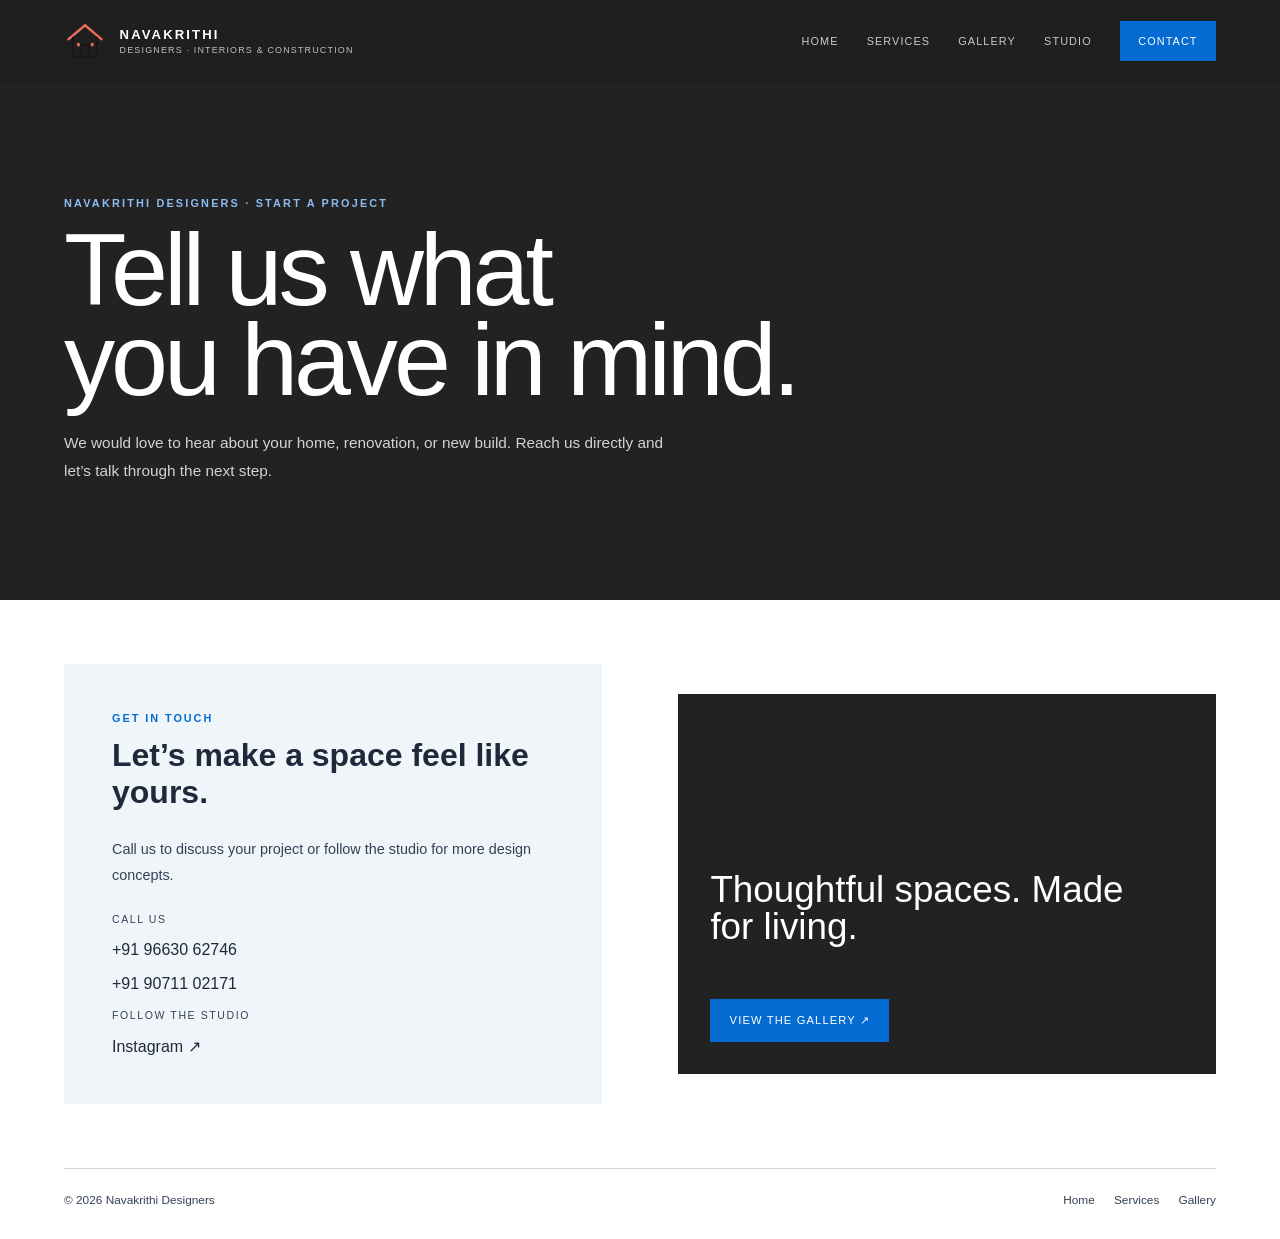
<file: contact.html>
<!DOCTYPE html>
<html lang="en-IN">
<head>
  <meta charset="UTF-8"><meta name="viewport" content="width=device-width, initial-scale=1"><meta name="theme-color" content="#222222">
  <meta name="description" content="Contact Navakrithi Designers to discuss an interior, renovation, or construction project.">
  <title>Contact | Navakrithi Designers</title>
  <link rel="stylesheet" href="subpages.css">
</head>
<body>
  <header class="site-header"><div class="header-inner">
    <a class="brand" href="index.html" aria-label="Navakrithi home"><img class="brand-mark" src="assets/navakrithi-mark.svg" alt=""><span class="brand-name">NAVAKRITHI<span>DESIGNERS · INTERIORS &amp; CONSTRUCTION</span></span></a>
    <button class="menu-toggle" type="button" aria-expanded="false" aria-controls="site-navigation">Menu</button>
    <nav class="nav-links" id="site-navigation" aria-label="Main navigation"><a href="index.html">Home</a><a href="services.html">Services</a><a href="gallery.html">Gallery</a><a href="studio.html">Studio</a><a class="nav-cta" href="contact.html" aria-current="page">Contact</a></nav>
  </div></header>
  <main>
    <section class="page-hero"><div class="wrap"><p class="eyebrow">Navakrithi Designers · Start a project</p><h1>Tell us what<br>you have in mind.</h1><p>We would love to hear about your home, renovation, or new build. Reach us directly and let’s talk through the next step.</p></div></section>
    <section class="page-content wrap"><div class="contact-grid">
      <div class="contact-panel"><p class="section-kicker">Get in touch</p><h2>Let’s make a space feel like yours.</h2><p class="body-copy">Call us to discuss your project or follow the studio for more design concepts.</p><div class="contact-list"><span class="contact-label">Call us</span><a href="tel:+919663062746">+91 96630 62746</a><a href="tel:+919071102171">+91 90711 02171</a><span class="contact-label">Follow the studio</span><a href="https://www.instagram.com/navakrithi__designers?stkn=MTNkdHJxY2lubnRlMA==" target="_blank" rel="noreferrer">Instagram ↗</a></div></div>
      <div class="contact-visual"><p>Thoughtful spaces. Made for living.</p><a class="button-link" href="gallery.html">View the gallery ↗</a></div>
    </div></section>
  </main>
  <footer class="site-footer wrap"><span>© <span data-year>2026</span> Navakrithi Designers</span><div class="footer-links"><a href="index.html">Home</a><a href="services.html">Services</a><a href="gallery.html">Gallery</a></div></footer>
  <script src="subpages.js"></script>
</body>
</html>
</file>
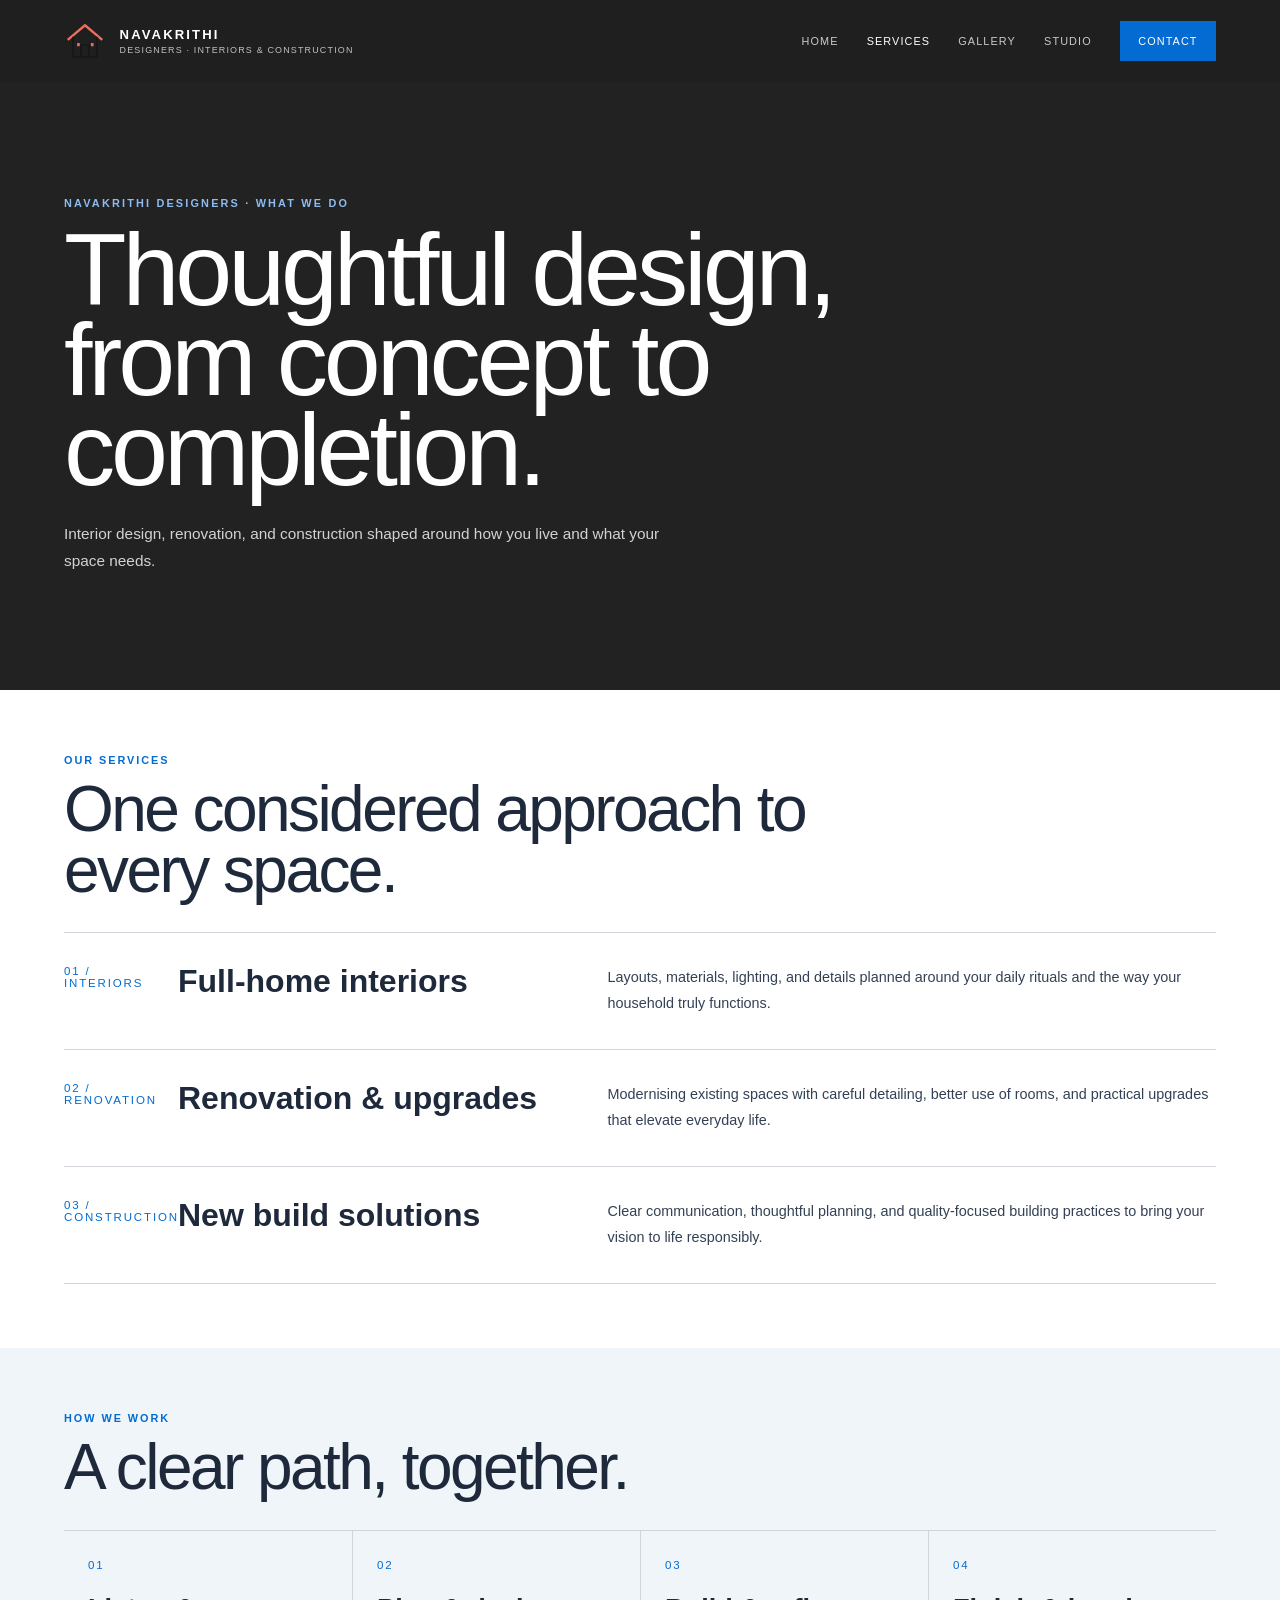
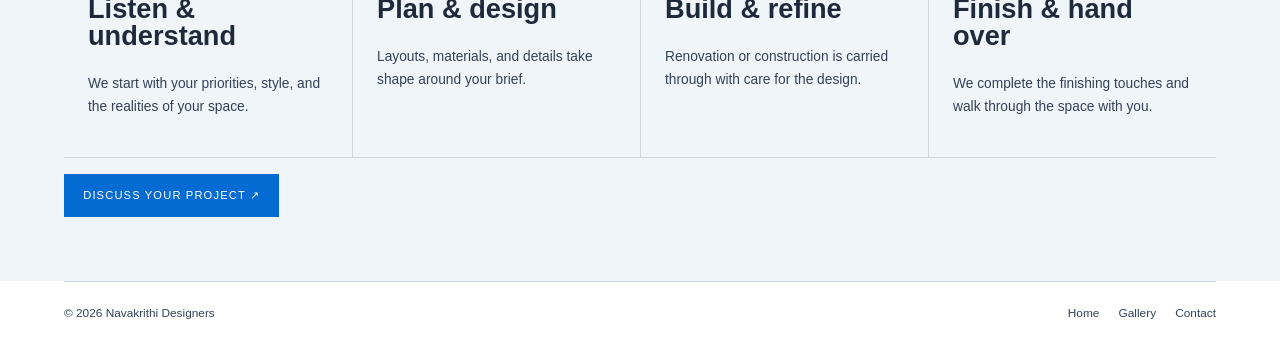
<file: services.html>
<!DOCTYPE html>
<html lang="en-IN">
<head>
  <meta charset="UTF-8">
  <meta name="viewport" content="width=device-width, initial-scale=1">
  <meta name="theme-color" content="#222222">
  <meta name="description" content="Explore interior design, renovation, and construction services from Navakrithi Designers.">
  <title>Services | Navakrithi Designers</title>
  <link rel="stylesheet" href="subpages.css">
</head>
<body>
  <header class="site-header"><div class="header-inner">
    <a class="brand" href="index.html" aria-label="Navakrithi home"><img class="brand-mark" src="assets/navakrithi-mark.svg" alt=""><span class="brand-name">NAVAKRITHI<span>DESIGNERS · INTERIORS &amp; CONSTRUCTION</span></span></a>
    <button class="menu-toggle" type="button" aria-expanded="false" aria-controls="site-navigation">Menu</button>
    <nav class="nav-links" id="site-navigation" aria-label="Main navigation"><a href="index.html">Home</a><a href="services.html" aria-current="page">Services</a><a href="gallery.html">Gallery</a><a href="studio.html">Studio</a><a class="nav-cta" href="contact.html">Contact</a></nav>
  </div></header>
  <main>
    <section class="page-hero"><div class="wrap"><p class="eyebrow">Navakrithi Designers · What we do</p><h1>Thoughtful design,<br>from concept to completion.</h1><p>Interior design, renovation, and construction shaped around how you live and what your space needs.</p></div></section>
    <section class="page-content wrap">
      <p class="section-kicker">Our services</p>
      <h2 class="section-heading">One considered approach to every space.</h2>
      <div class="service-list">
        <article class="service-row"><span>01 / INTERIORS</span><h2>Full-home interiors</h2><p>Layouts, materials, lighting, and details planned around your daily rituals and the way your household truly functions.</p></article>
        <article class="service-row"><span>02 / RENOVATION</span><h2>Renovation &amp; upgrades</h2><p>Modernising existing spaces with careful detailing, better use of rooms, and practical upgrades that elevate everyday life.</p></article>
        <article class="service-row"><span>03 / CONSTRUCTION</span><h2>New build solutions</h2><p>Clear communication, thoughtful planning, and quality-focused building practices to bring your vision to life responsibly.</p></article>
      </div>
    </section>
    <section class="page-content" style="background:var(--paper-strong)"><div class="wrap">
      <p class="section-kicker">How we work</p><h2 class="section-heading">A clear path, together.</h2>
      <div class="process-list">
        <article class="process-item"><span>01</span><h2>Listen &amp; understand</h2><p>We start with your priorities, style, and the realities of your space.</p></article>
        <article class="process-item"><span>02</span><h2>Plan &amp; design</h2><p>Layouts, materials, and details take shape around your brief.</p></article>
        <article class="process-item"><span>03</span><h2>Build &amp; refine</h2><p>Renovation or construction is carried through with care for the design.</p></article>
        <article class="process-item"><span>04</span><h2>Finish &amp; hand over</h2><p>We complete the finishing touches and walk through the space with you.</p></article>
      </div>
      <a class="button-link" href="contact.html">Discuss your project ↗</a>
    </div></section>
  </main>
  <footer class="site-footer wrap"><span>© <span data-year>2026</span> Navakrithi Designers</span><div class="footer-links"><a href="index.html">Home</a><a href="gallery.html">Gallery</a><a href="contact.html">Contact</a></div></footer>
  <script src="subpages.js"></script>
</body>
</html>
</file>
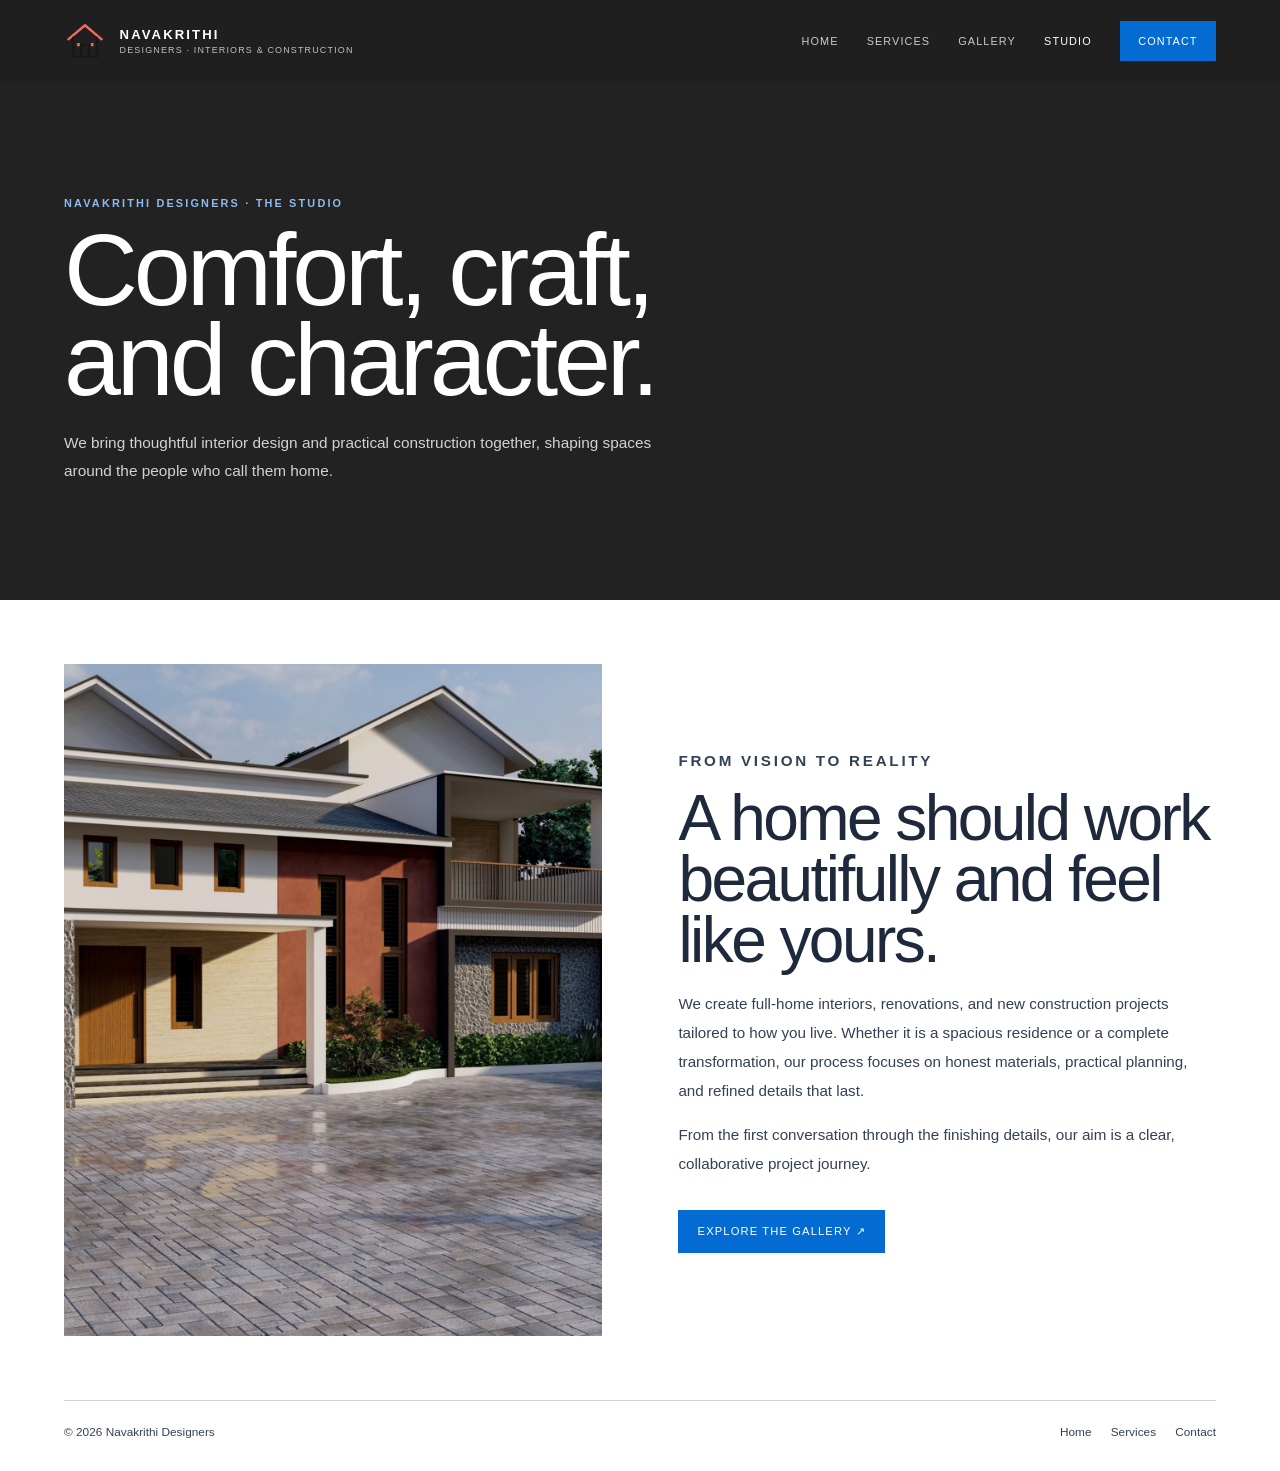
<file: studio.html>
<!DOCTYPE html>
<html lang="en-IN">
<head>
  <meta charset="UTF-8"><meta name="viewport" content="width=device-width, initial-scale=1"><meta name="theme-color" content="#222222">
  <meta name="description" content="Meet Navakrithi Designers, bringing together thoughtful interior design and practical construction.">
  <title>Studio | Navakrithi Designers</title>
  <link rel="stylesheet" href="subpages.css">
</head>
<body>
  <header class="site-header"><div class="header-inner">
    <a class="brand" href="index.html" aria-label="Navakrithi home"><img class="brand-mark" src="assets/navakrithi-mark.svg" alt=""><span class="brand-name">NAVAKRITHI<span>DESIGNERS · INTERIORS &amp; CONSTRUCTION</span></span></a>
    <button class="menu-toggle" type="button" aria-expanded="false" aria-controls="site-navigation">Menu</button>
    <nav class="nav-links" id="site-navigation" aria-label="Main navigation"><a href="index.html">Home</a><a href="services.html">Services</a><a href="gallery.html">Gallery</a><a href="studio.html" aria-current="page">Studio</a><a class="nav-cta" href="contact.html">Contact</a></nav>
  </div></header>
  <main>
    <section class="page-hero"><div class="wrap"><p class="eyebrow">Navakrithi Designers · The studio</p><h1>Comfort, craft,<br>and character.</h1><p>We bring thoughtful interior design and practical construction together, shaping spaces around the people who call them home.</p></div></section>
    <section class="page-content wrap"><div class="studio-grid">
      <img class="studio-image" src="assets/navakriti-house-1.png" alt="Contemporary home design visualisation by Navakrithi Designers" loading="lazy">
      <div class="studio-copy"><p class="section-kicker">From vision to reality</p><h2 class="section-heading">A home should work beautifully and feel like yours.</h2><p>We create full-home interiors, renovations, and new construction projects tailored to how you live. Whether it is a spacious residence or a complete transformation, our process focuses on honest materials, practical planning, and refined details that last.</p><p>From the first conversation through the finishing details, our aim is a clear, collaborative project journey.</p><a class="button-link" href="gallery.html">Explore the gallery ↗</a></div>
    </div></section>
  </main>
  <footer class="site-footer wrap"><span>© <span data-year>2026</span> Navakrithi Designers</span><div class="footer-links"><a href="index.html">Home</a><a href="services.html">Services</a><a href="contact.html">Contact</a></div></footer>
  <script src="subpages.js"></script>
</body>
</html>
</file>
<file: subpages.css>
:root {
  color-scheme: light;
  --paper: #ffffff;
  --paper-strong: #f0f5fa;
  --ink: #1e293b;
  --muted: #334155;
  --line: #d1d5db;
  --accent: #046bd2;
  --olive: #222222;
  --gutter: clamp(1.25rem, 5vw, 6rem);
  --section-space: clamp(2.25rem, 5vw, 4rem);
  --sans: -apple-system, BlinkMacSystemFont, "Helvetica Neue", Arial, sans-serif;
  --serif: var(--sans);
}

* { box-sizing: border-box; }
html { scroll-behavior: smooth; }
body {
  margin: 0;
  background: var(--paper);
  color: var(--ink);
  font-family: var(--sans);
  -webkit-font-smoothing: antialiased;
}
a { color: inherit; text-decoration: none; }
img { display: block; width: 100%; object-fit: cover; }
button { font: inherit; }
.wrap { width: min(100% - var(--gutter) * 2, 1380px); margin-inline: auto; }

.site-header {
  position: sticky;
  top: 0;
  z-index: 10;
  padding-inline: var(--gutter);
  background: rgba(24, 24, 24, 0.97);
  color: #fff;
}
.header-inner {
  display: flex;
  align-items: center;
  justify-content: space-between;
  gap: 1.25rem;
  width: min(100%, 1380px);
  min-height: 82px;
  margin-inline: auto;
}
.brand { display: inline-flex; align-items: center; gap: 0.85rem; }
.brand-mark { width: 42px; height: 42px; flex: none; object-fit: contain; }
.brand-name {
  display: grid;
  gap: 0.2rem;
  font-size: 0.82rem;
  font-weight: 700;
  letter-spacing: 0.16em;
}
.brand-name span {
  color: rgba(255,255,255,0.72);
  font-size: 0.56rem;
  font-weight: 500;
  letter-spacing: 0.13em;
}
.nav-links { display: flex; align-items: center; gap: clamp(1rem, 2.2vw, 2rem); }
.nav-links a {
  color: rgba(255,255,255,0.76);
  font-size: 0.68rem;
  letter-spacing: 0.1em;
  text-transform: uppercase;
}
.nav-links a:hover, .nav-links a[aria-current="page"] { color: #fff; }
.nav-links .nav-cta {
  padding: 0.85rem 1.15rem;
  background: var(--accent);
  color: #fff;
}
.menu-toggle {
  display: none;
  padding: 0.7rem 0.9rem;
  border: 1px solid rgba(255,255,255,0.6);
  background: transparent;
  color: #fff;
  font-size: 0.7rem;
  letter-spacing: 0.1em;
  text-transform: uppercase;
}

.page-hero {
  padding-block: clamp(4rem, 9vw, 8rem);
  background: var(--olive);
  color: #fff;
}
.page-hero .wrap { display: grid; gap: 1rem; }
.eyebrow {
  margin: 0;
  color: #8dbcf0;
  font-size: 0.68rem;
  font-weight: 700;
  letter-spacing: 0.2em;
  text-transform: uppercase;
}
.page-hero h1, .page-title {
  max-width: 900px;
  margin: 0;
  font-family: var(--serif);
  font-size: clamp(3.2rem, 8vw, 7.2rem);
  font-weight: 500;
  letter-spacing: -0.04em;
  line-height: 0.88;
}
.page-hero p:last-child {
  max-width: 620px;
  margin: 0.5rem 0 0;
  color: rgba(255,255,255,0.8);
  font-size: 0.96rem;
  line-height: 1.8;
}
.page-content { padding-block: var(--section-space); }
.section-kicker {
  margin: 0 0 0.8rem;
  color: var(--accent);
  font-size: 0.68rem;
  font-weight: 700;
  letter-spacing: 0.18em;
  text-transform: uppercase;
}
.section-heading {
  max-width: 780px;
  margin: 0 0 2rem;
  font-family: var(--serif);
  font-size: clamp(2.5rem, 5vw, 4.6rem);
  font-weight: 500;
  letter-spacing: -0.04em;
  line-height: 0.95;
}
.gallery-grid { display: grid; grid-template-columns: repeat(3, minmax(0, 1fr)); gap: 1.2rem; }
.gallery-item { min-width: 0; }
.gallery-item img { aspect-ratio: 4 / 3; background: var(--paper-strong); }
.gallery-item h2 {
  margin: 1rem 0 0.25rem;
  font-family: var(--serif);
  font-size: 1.7rem;
  font-weight: 600;
}
.gallery-item h3 {
  margin: 1rem 0 0.25rem;
  font-family: var(--serif);
  font-size: 1.7rem;
  font-weight: 600;
}
.gallery-item p, .body-copy {
  margin: 0;
  color: var(--muted);
  font-size: 0.9rem;
  line-height: 1.8;
}
.gallery-categories {
  display: flex;
  flex-wrap: wrap;
  gap: 0.7rem;
  margin-bottom: var(--section-space);
  padding-bottom: 1rem;
  border-bottom: 1px solid var(--line);
}
.gallery-categories a {
  padding: 0.7rem 1rem;
  border: 1px solid var(--line);
  font-size: 0.72rem;
  letter-spacing: 0.06em;
  transition: background 0.2s ease, color 0.2s ease, border-color 0.2s ease;
}
.gallery-categories a:hover, .gallery-categories a:focus-visible {
  border-color: var(--ink);
  background: var(--ink);
  color: #fff;
}
.gallery-category + .gallery-category {
  margin-top: var(--section-space);
  padding-top: clamp(1.25rem, 2.5vw, 2rem);
  border-top: 1px solid var(--line);
}
.gallery-category-heading { margin-bottom: 1.5rem; }
.gallery-category-heading .section-kicker { margin-bottom: 0.45rem; }
.gallery-category-heading h2 {
  margin: 0;
  font-family: var(--serif);
  font-size: clamp(2rem, 4vw, 3.3rem);
  font-weight: 500;
  line-height: 1;
}
.gallery-empty {
  display: grid;
  min-height: 140px;
  place-items: center;
  border: 1px solid var(--line);
  background: rgba(255,255,255,0.26);
  color: var(--muted);
  text-align: center;
}
.gallery-empty p { margin: 1rem; font-size: 0.85rem; }
.note {
  margin-top: 2rem;
  padding-top: 1rem;
  border-top: 1px solid var(--line);
  color: var(--muted);
  font-size: 0.78rem;
  line-height: 1.7;
}
.service-list { border-top: 1px solid var(--line); }
.service-row {
  display: grid;
  grid-template-columns: 90px 0.8fr 1.2fr;
  gap: 1.5rem;
  padding-block: 2rem;
  border-bottom: 1px solid var(--line);
}
.service-row > span { color: var(--accent); font-size: 0.72rem; letter-spacing: 0.16em; }
.service-row h2 {
  margin: 0;
  font-family: var(--serif);
  font-size: 2rem;
  font-weight: 600;
  line-height: 1;
}
.service-row p { margin: 0; color: var(--muted); font-size: 0.9rem; line-height: 1.8; }
.process-list { display: grid; grid-template-columns: repeat(4, minmax(0, 1fr)); border-block: 1px solid var(--line); }
.process-item { padding: 1.5rem; }
.process-item + .process-item { border-left: 1px solid var(--line); }
.process-item span { color: var(--accent); font-size: 0.72rem; letter-spacing: 0.15em; }
.process-item h2 { font-family: var(--serif); font-size: 1.7rem; font-weight: 600; line-height: 1; }
.process-item p { color: var(--muted); font-size: 0.86rem; line-height: 1.7; }
.studio-grid, .contact-grid { display: grid; grid-template-columns: 1fr 1fr; align-items: center; gap: clamp(2rem, 6vw, 5rem); }
.studio-image { aspect-ratio: 4 / 5; max-height: 680px; }
.studio-copy .section-heading { margin-bottom: 1.2rem; }
.studio-copy p { color: var(--muted); font-size: 0.95rem; line-height: 1.9; }
.contact-panel { padding: clamp(1.5rem, 4vw, 3rem); background: var(--paper-strong); }
.contact-panel h2 { margin-top: 0; font-family: var(--serif); font-size: 2rem; font-weight: 600; }
.contact-list { display: grid; gap: 1rem; margin-top: 1.5rem; }
.contact-list a { width: fit-content; font-size: 1rem; }
.contact-list a:hover { color: var(--accent); }
.contact-label { color: var(--muted); font-size: 0.66rem; letter-spacing: 0.15em; text-transform: uppercase; }
.contact-visual { min-height: 380px; background: var(--olive); color: #fff; display: grid; align-content: end; padding: 2rem; }
.contact-visual p { max-width: 420px; font-family: var(--serif); font-size: 2.3rem; line-height: 1; }
.button-link {
  display: inline-flex;
  align-items: center;
  gap: 0.7rem;
  width: fit-content;
  margin-top: 1rem;
  padding: 0.95rem 1.2rem;
  background: var(--accent);
  color: #fff;
  font-size: 0.7rem;
  letter-spacing: 0.1em;
  text-transform: uppercase;
}
.site-footer {
  display: flex;
  justify-content: space-between;
  gap: 1rem;
  padding-block: 1.5rem 2rem;
  border-top: 1px solid var(--line);
  color: var(--muted);
  font-size: 0.74rem;
}
.footer-links { display: flex; gap: 1.2rem; }
.footer-links a:hover { color: var(--accent); }

@media (max-width: 840px) {
  .menu-toggle { display: inline-flex; }
  .nav-links {
    position: absolute;
    top: 100%;
    left: 0;
    right: 0;
    display: none;
    align-items: stretch;
    flex-direction: column;
    gap: 0;
    padding: 0.5rem var(--gutter) 1rem;
    background: #222222;
  }
  .nav-links.is-open { display: flex; }
  .nav-links a { padding: 0.8rem 0; }
  .nav-links .nav-cta { width: fit-content; padding: 0.85rem 1rem; }
  .gallery-grid { grid-template-columns: repeat(2, minmax(0, 1fr)); }
  .process-list { grid-template-columns: repeat(2, minmax(0, 1fr)); }
  .process-item:nth-child(3) { border-left: 0; border-top: 1px solid var(--line); }
  .process-item:nth-child(4) { border-top: 1px solid var(--line); }
  .studio-grid, .contact-grid { grid-template-columns: 1fr; }
  .studio-image { aspect-ratio: 16 / 10; }
  .service-row { grid-template-columns: 56px 0.9fr 1.1fr; }
}
@media (max-width: 520px) {
  .header-inner { min-height: 72px; }
  .brand-mark { width: 38px; height: 38px; }
  .brand-name { font-size: 0.72rem; }
  .brand-name span { font-size: 0.48rem; }
  .page-hero { padding-block: 2.75rem; }
  .page-hero .wrap { gap: 0.75rem; }
  .page-hero h1, .page-title { font-size: clamp(2.4rem, 9vw, 3.5rem); line-height: 1.04; letter-spacing: 0; }
  .page-hero p:last-child { margin-top: 0.15rem; font-size: 0.9rem; line-height: 1.6; }
  .page-content { padding-block: var(--section-space); }
  .section-heading { margin-bottom: 1.35rem; font-size: clamp(1.9rem, 7.5vw, 2.4rem); line-height: 1.08; letter-spacing: 0; }
  .gallery-categories { gap: 0.45rem; margin-bottom: 1.5rem; padding-bottom: 0.75rem; }
  .gallery-categories a { padding: 0.6rem 0.75rem; font-size: 0.68rem; }
  .gallery-category + .gallery-category { margin-top: var(--section-space); padding-top: 1.25rem; }
  .gallery-category-heading { margin-bottom: 1rem; }
  .gallery-grid, .process-list { grid-template-columns: 1fr; }
  .gallery-grid { gap: 1.15rem; }
  .gallery-item img { aspect-ratio: 16 / 10; }
  .gallery-item h2, .gallery-item h3 { margin-top: 0.55rem; font-size: 1.3rem; line-height: 1.1; }
  .gallery-item p, .body-copy { font-size: 0.85rem; line-height: 1.55; }
  .note { margin-top: 1.3rem; }
  .process-item, .process-item + .process-item,
  .process-item:nth-child(3), .process-item:nth-child(4) {
    padding: 1.25rem 0;
    border-left: 0;
  }
  .process-item + .process-item { border-top: 1px solid var(--line); }
  .process-item h2 { font-size: 1.4rem; line-height: 1.1; }
  .service-row { grid-template-columns: minmax(0, 1fr); gap: 0.55rem; padding-block: 1.25rem; }
  .service-row h2 { font-size: 1.45rem; line-height: 1.1; }
  .service-row p { font-size: 0.86rem; line-height: 1.6; }
  .service-row p { grid-column: 1; }
  .studio-grid, .contact-grid { gap: 1.25rem; }
  .studio-copy p { line-height: 1.65; }
  .contact-panel { padding: 1.15rem; }
  .contact-panel h2 { font-size: 1.6rem; line-height: 1.1; }
  .contact-list { gap: 0.75rem; margin-top: 1.1rem; }
  .contact-visual { min-height: 260px; padding: 1.4rem; }
  .contact-visual p { font-size: 1.8rem; line-height: 1.1; }
  .button-link { max-width: 100%; padding: 0.85rem 1rem; font-size: 0.67rem; }
  .site-footer { flex-direction: column; gap: 0.75rem; padding-block: 1.1rem 1.4rem; }
  .footer-links { flex-wrap: wrap; gap: 0.8rem; }
}
@media (prefers-reduced-motion: reduce) {
  html { scroll-behavior: auto; }
  *, *::before, *::after { transition-duration: 0.01ms !important; }
}
</file>
